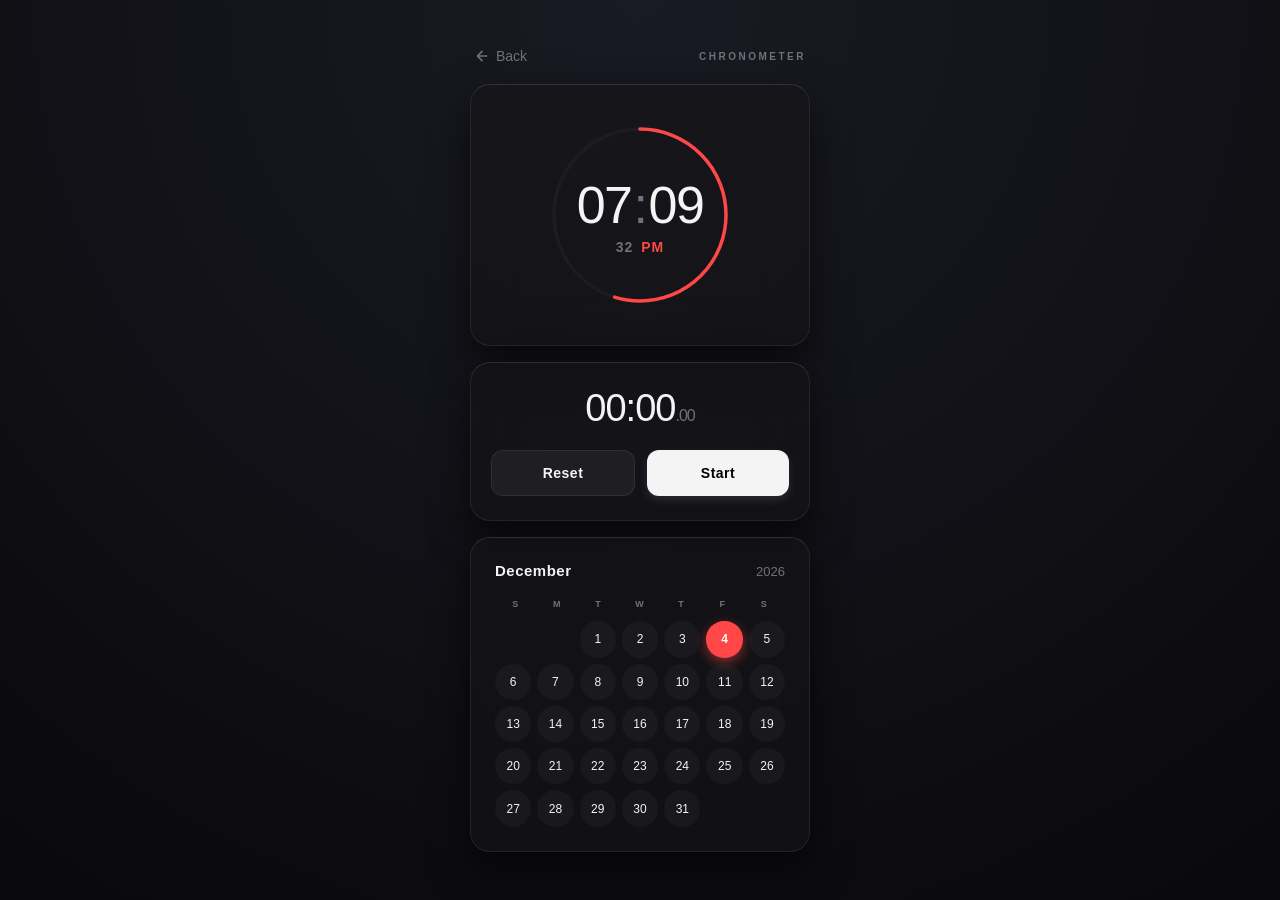
<file: apps/clock/index.html>
<!DOCTYPE html>
<html lang="en">
<head>
  <meta charset="UTF-8">
  <meta name="viewport" content="width=device-width, initial-scale=1.0, maximum-scale=1.0, user-scalable=no, viewport-fit=cover">
  <meta name="theme-color" content="#09090b">
  <title>Atelier Chronometer</title>
  <style>
    :root {
      --bg-gradient: radial-gradient(circle at 50% 0%, #1a1a24 0%, #09090b 100%);
      --surface: rgba(21, 21, 24, 0.65);
      --border: rgba(255, 255, 255, 0.08);
      --border-highlight: rgba(255, 255, 255, 0.12);
      --text-main: #f4f4f5;
      --text-dim: #71717a;
      --accent: #ff4747;
      --btn-dark: rgba(255, 255, 255, 0.05);
      --btn-dark-hover: rgba(255, 255, 255, 0.1);
    }

    /* CSS Reset & Hardware Acceleration */
    * { box-sizing: border-box; -webkit-user-select: none; user-select: none; margin: 0; padding: 0; -webkit-tap-highlight-color: transparent; }

    html, body {
      width: 100vw; height: 100dvh;
      background: var(--bg-gradient);
      background-attachment: fixed;
      font-family: -apple-system, BlinkMacSystemFont, "SF Pro Display", "Segoe UI", Roboto, Helvetica, sans-serif;
      color: var(--text-main);
      display: flex; align-items: center; justify-content: center;
      overflow: hidden;
    }

    .app-container {
      display: flex; flex-direction: column; gap: 16px;
      width: 90vw; max-width: 340px; position: relative; z-index: 10;
    }

    /* --- NAVIGATION --- */
    .nav-bar {
      display: flex; justify-content: space-between; align-items: center;
      padding: 0 4px; margin-bottom: 4px;
    }
    .back-btn {
      background: transparent; border: none; color: var(--text-dim);
      font-size: 14px; font-weight: 500; cursor: pointer;
      display: flex; align-items: center; gap: 6px; transition: color 0.2s ease;
    }
    .back-btn:hover { color: var(--text-main); }
    .nav-title { font-size: 10px; text-transform: uppercase; letter-spacing: 2.5px; color: var(--text-dim); font-weight: 700; }

    /* --- MODULE BASE (True Glassmorphism) --- */
    .module {
      background: var(--surface);
      backdrop-filter: blur(24px); -webkit-backdrop-filter: blur(24px);
      border: 1px solid var(--border);
      border-top: 1px solid var(--border-highlight);
      border-radius: 20px; padding: 24px;
      position: relative; overflow: hidden;
      box-shadow: 0 16px 40px rgba(0,0,0,0.6);
    }

    /* --- 1. TIME MODULE --- */
    .time-module {
      display: flex; justify-content: center; align-items: center;
      padding: 40px 20px; min-height: 240px; 
    }
    
    .clock-wrapper {
      position: relative; width: 180px; height: 180px;
      display: flex; flex-direction: column; align-items: center; justify-content: center;
    }

    .seconds-ring { 
      position: absolute; top: 0; left: 0; width: 100%; height: 100%; 
      transform: rotate(-90deg); pointer-events: none;
    }
    
    .ring-track { fill: none; stroke: rgba(255,255,255,0.03); stroke-width: 3.5; }
    .ring-progress { 
      fill: none; stroke: var(--accent); stroke-width: 3.5; 
      stroke-dasharray: 540.35; stroke-dashoffset: 540.35; 
      stroke-linecap: round; transition: stroke-dashoffset 0.1s linear;
    }

    .time-display { display: flex; flex-direction: column; align-items: center; z-index: 2; margin-top: 4px; }
    .time-main { font-size: 52px; font-weight: 300; letter-spacing: -1.5px; line-height: 1; font-variant-numeric: tabular-nums; }
    .colon { color: var(--text-dim); margin: 0 2px; font-weight: 200; opacity: 1; animation: pulse 2s infinite cubic-bezier(0.4, 0, 0.6, 1); }
    
    .time-sub { display: flex; gap: 8px; align-items: center; margin-top: 8px; font-size: 14px; font-weight: 600; letter-spacing: 1px; }
    .sec { color: var(--text-dim); font-variant-numeric: tabular-nums; }
    .ampm { color: var(--accent); }

    /* --- 2. STOPWATCH MODULE --- */
    .stopwatch-module { text-align: center; padding: 24px 20px; }
    .sw-time { font-variant-numeric: tabular-nums; font-size: 38px; font-weight: 300; letter-spacing: -1px; margin-bottom: 20px; }
    .sw-ms { font-size: 16px; color: var(--text-dim); font-weight: 300; }
    
    .sw-controls { display: flex; gap: 12px; }
    .btn {
      flex: 1; font-size: 14px; font-weight: 600; letter-spacing: 0.5px;
      padding: 14px 0; border-radius: 12px; cursor: pointer; transition: all 0.2s cubic-bezier(0.4, 0, 0.2, 1);
      border: none;
    }
    .btn:active { transform: scale(0.96); }
    
    .btn-reset { background: var(--btn-dark); color: var(--text-main); border: 1px solid var(--border); }
    .btn-reset:hover { background: var(--btn-dark-hover); }
    .btn-start { background: var(--text-main); color: #000; box-shadow: 0 4px 10px rgba(255,255,255,0.1); }
    .btn-start:hover { background: #ffffff; box-shadow: 0 6px 15px rgba(255,255,255,0.2); }
    .btn-start.active { background: var(--accent); color: #fff; box-shadow: 0 6px 20px rgba(255, 71, 71, 0.4); }

    /* --- 3. CALENDAR MODULE --- */
    .cal-module { padding: 24px; }
    .cal-header { display: flex; justify-content: space-between; align-items: baseline; margin-bottom: 20px; }
    .cal-month { font-size: 15px; font-weight: 700; letter-spacing: 0.5px; }
    .cal-year { font-size: 13px; color: var(--text-dim); font-weight: 500; }

    .days-head { display: grid; grid-template-columns: repeat(7, 1fr); margin-bottom: 12px; }
    .day-label { font-size: 9px; color: var(--text-dim); text-align: center; font-weight: 700; text-transform: uppercase; letter-spacing: 1px; }
    
    .days-grid { display: grid; grid-template-columns: repeat(7, 1fr); gap: 6px; }
    .day-cell {
      aspect-ratio: 1/1; display: flex; align-items: center; justify-content: center;
      font-size: 12px; color: var(--text-main); font-weight: 500;
      border-radius: 50%; transition: all 0.2s ease;
      cursor: default; font-variant-numeric: tabular-nums;
    }
    
    .day-cell.active-day { background: rgba(255,255,255,0.03); cursor: pointer; }
    .day-cell.active-day:hover { background: rgba(255,255,255,0.08); }
    .day-cell.today { 
      background: var(--accent); color: #fff; font-weight: 700; 
      box-shadow: 0 4px 12px rgba(255, 71, 71, 0.5); 
    }
    .day-cell.empty { background: transparent; pointer-events: none; }

    @keyframes pulse { 0%, 100% { opacity: 1; } 50% { opacity: 0.2; } }
  </style>
</head>
<body>

  <div class="app-container">
    
    <div class="nav-bar">
      <button onclick="goHome()" class="back-btn" aria-label="Return to Dashboard">
        <svg width="16" height="16" viewBox="0 0 24 24" fill="none" stroke="currentColor" stroke-width="2.5" stroke-linecap="round" stroke-linejoin="round"><path d="M19 12H5M12 19l-7-7 7-7"/></svg>
        Back
      </button>
      <div class="nav-title">Chronometer</div>
    </div>

    <div class="module time-module">
      <div class="clock-wrapper">
        <svg class="seconds-ring" viewBox="0 0 180 180">
          <circle class="ring-track" cx="90" cy="90" r="86"></circle>
          <circle class="ring-progress" id="sweep-hand" cx="90" cy="90" r="86"></circle>
        </svg>
        <div class="time-display">
          <div class="time-main">
            <span id="c-hrs">00</span><span class="colon">:</span><span id="c-min">00</span>
          </div>
          <div class="time-sub">
            <span class="sec" id="c-sec">00</span> <span class="ampm" id="c-ampm">AM</span>
          </div>
        </div>
      </div>
    </div>

    <div class="module stopwatch-module">
      <div class="sw-time">
        <span id="sw-min">00</span>:<span id="sw-sec">00</span><span class="sw-ms">.<span id="sw-ms">00</span></span>
      </div>
      <div class="sw-controls">
        <button class="btn btn-reset" id="btn-reset" aria-label="Reset Stopwatch">Reset</button>
        <button class="btn btn-start" id="btn-start" aria-label="Start Stopwatch">Start</button>
      </div>
    </div>

    <div class="module cal-module">
      <div class="cal-header">
        <div class="cal-month" id="cal-month">Month</div>
        <div class="cal-year" id="cal-year">2026</div>
      </div>
      <div class="days-head">
        <div class="day-label">S</div><div class="day-label">M</div><div class="day-label">T</div>
        <div class="day-label">W</div><div class="day-label">T</div><div class="day-label">F</div><div class="day-label">S</div>
      </div>
      <div class="days-grid" id="days-grid"></div>
    </div>

  </div>

  <script>
    // --- NAVIGATION LOGIC ---
    function goHome() {
      // Adjust path dynamically based on deployment structure
      window.location.href = '../../index.html'; 
    }

    // --- TIME LOGIC ---
    const sweepHand = document.getElementById('sweep-hand');
    const circumference = 2 * Math.PI * 86; // Exact circumference calculation

    function updateTime() {
      const now = new Date();
      let hrs = now.getHours();
      
      document.getElementById('c-hrs').innerText = (hrs % 12 || 12).toString().padStart(2, '0');
      document.getElementById('c-min').innerText = now.getMinutes().toString().padStart(2, '0');
      document.getElementById('c-sec').innerText = now.getSeconds().toString().padStart(2, '0');
      document.getElementById('c-ampm').innerText = hrs >= 12 ? 'PM' : 'AM';

      const ms = now.getMilliseconds();
      const sec = now.getSeconds();
      const totalSeconds = sec + (ms / 1000);
      const percentage = totalSeconds / 60;
      
      const offset = circumference - (percentage * circumference);
      sweepHand.style.strokeDashoffset = offset;

      requestAnimationFrame(updateTime);
    }
    requestAnimationFrame(updateTime);

    // --- CALENDAR LOGIC ---
    function renderCalendar() {
      const g = document.getElementById('days-grid');
      const now = new Date();
      const year = now.getFullYear();
      const month = now.getMonth();
      const today = now.getDate();
      
      document.getElementById('cal-month').innerText = now.toLocaleString('default', { month: 'long' });
      document.getElementById('cal-year').innerText = year;

      const firstDayIndex = new Date(year, month, 1).getDay();
      const daysInMonth = new Date(year, month + 1, 0).getDate();
      
      g.innerHTML = ''; 

      // Render leading empty spaces
      for(let i = 0; i < firstDayIndex; i++) {
        const emptyCell = document.createElement('div');
        emptyCell.className = 'day-cell empty';
        g.appendChild(emptyCell);
      }

      // Render days of the month
      for(let i = 1; i <= daysInMonth; i++) {
        const c = document.createElement('div');
        c.className = 'day-cell' + (i === today ? ' today' : ' active-day');
        c.innerText = i;
        g.appendChild(c);
      }
    }
    renderCalendar();

    // --- STOPWATCH LOGIC (Production-Grade requestAnimationFrame) ---
    let startTime = 0, elapsedTime = 0, swAnimationFrame = null, isRunning = false;
    const elMin = document.getElementById('sw-min'), elSec = document.getElementById('sw-sec'), elMs = document.getElementById('sw-ms');
    const btnStart = document.getElementById('btn-start'), btnReset = document.getElementById('btn-reset');

    function formatStopwatch(time) {
      let ms = Math.floor((time % 1000) / 10);
      let ss = Math.floor((time / 1000) % 60);
      let mm = Math.floor((time / (1000 * 60)) % 60);
      
      elMin.innerText = mm.toString().padStart(2, "0");
      elSec.innerText = ss.toString().padStart(2, "0");
      elMs.innerText = ms.toString().padStart(2, "0");
    }

    function swTick() {
      elapsedTime = Date.now() - startTime;
      formatStopwatch(elapsedTime);
      swAnimationFrame = requestAnimationFrame(swTick);
    }

    function toggleStopwatch() {
      if(isRunning) {
        cancelAnimationFrame(swAnimationFrame);
        btnStart.innerText = "Start";
        btnStart.classList.remove('active'); 
      } else {
        startTime = Date.now() - elapsedTime;
        swAnimationFrame = requestAnimationFrame(swTick);
        btnStart.innerText = "Stop";
        btnStart.classList.add('active'); 
      }
      isRunning = !isRunning;
    }

    function resetStopwatch() {
      cancelAnimationFrame(swAnimationFrame);
      elapsedTime = 0;
      formatStopwatch(0);
      isRunning = false;
      btnStart.innerText = "Start";
      btnStart.classList.remove('active');
    }

    btnStart.addEventListener('click', toggleStopwatch);
    btnReset.addEventListener('click', resetStopwatch);
  </script>
</body>
</html>
</file>
